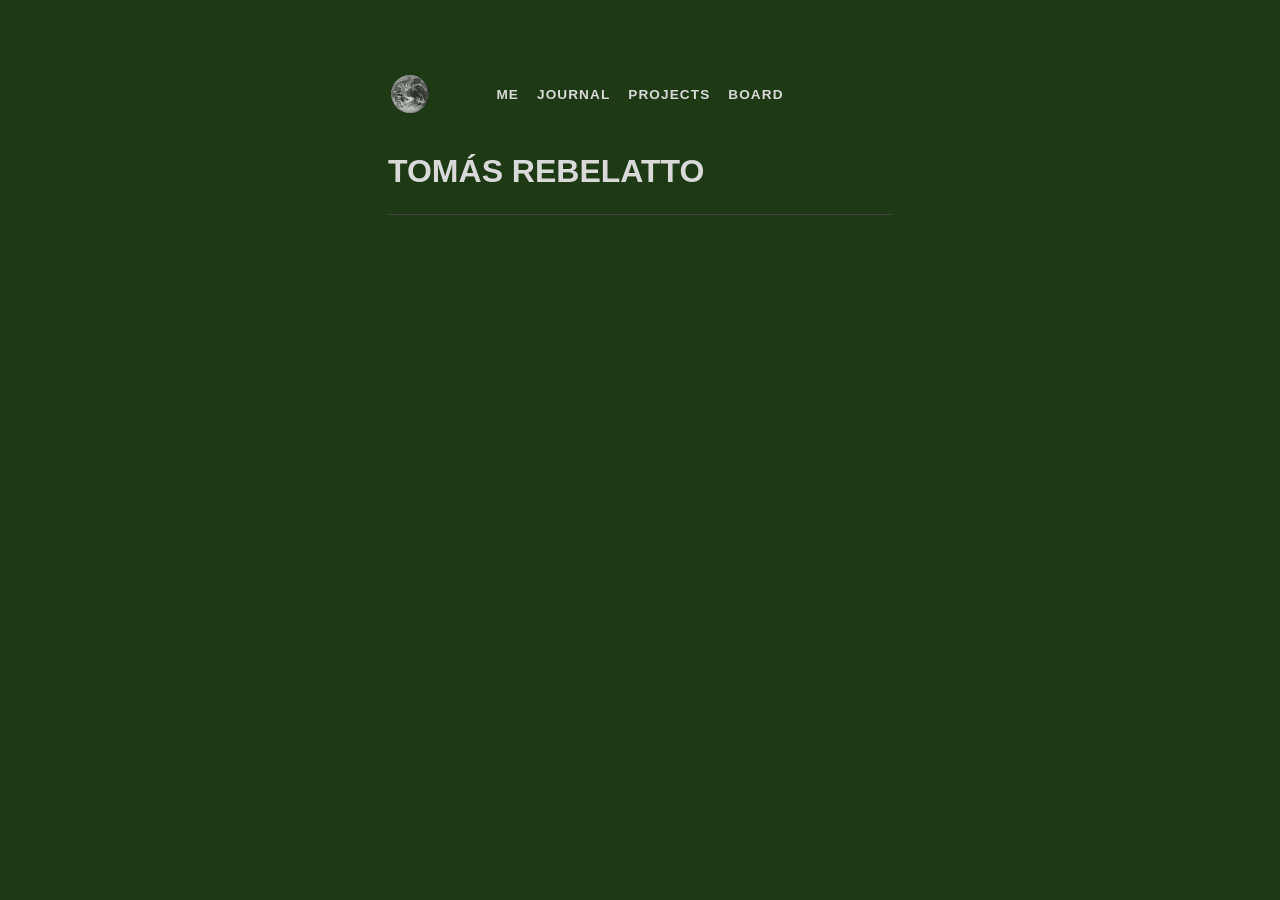
<file: index.html>
<!DOCTYPE html>
<html lang="en">
<head>
  <meta charset="UTF-8" />
  <meta name="viewport" content="width=device-width, initial-scale=1.0" />
  <title>TR</title>
  <link rel="stylesheet" href="style.css" />
  <link rel="icon" type="image/png" href="/images/earth.png">
</head>
<body>

  <div class="page">

    <div class="topbar">
      <a href="index.html" class="earth-link"><img src="/images/earth.png" alt="Home" /></a>
      <ul class="topbar-nav">
        <li><a href="me.html" data-nav="ME">me</a></li>
        <li><a href="journal.html" data-nav="journal">journal</a></li>
        <li><a href="projects.html" data-nav="projects">projects</a></li>
        <li><a href="board.html" data-nav="board">board</a></li>
      </ul>
    </div>

    <header>
      <h1>TOM&Aacute;S REBELATTO</h1>
      <!-- <p class="subtitle">subtitle</p> -->
    </header>

    <hr>










<!-- 
    <hr>

    <div class="info-box">
      shh
    </div>


    -
    <section>
      <p class="section-label">Journal</p>

      <p><a href="blog.html">On the Virtue of Beginning Badly</a><br>
      <span class="byline">February 24, 2026</span></p>

      <p><a href="#">What We Lose When We Optimize Everything</a><br>
      <span class="byline">February 10, 2026</span></p>

      <p><a href="#">Notes on Rereading</a><br>
      <span class="byline">January 28, 2026</span></p>
    </section>

    


    <footer>
      <hr>
      <p>2005</p>
    </footer> -->

  </div>

</body>
</html>
</file>
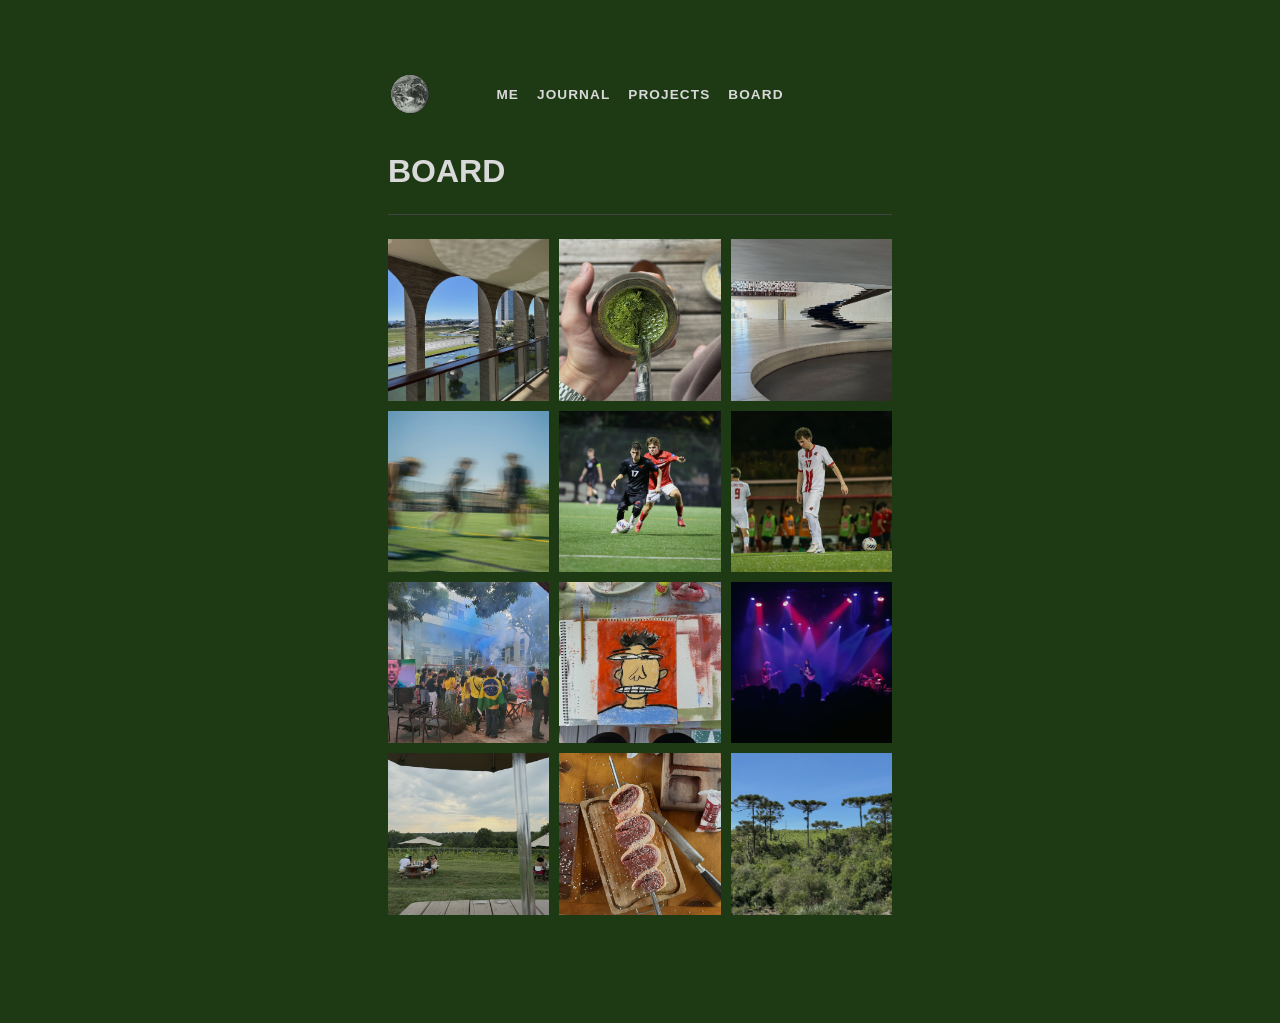
<file: board.html>
<!DOCTYPE html>
<html lang="en">
<head>
  <meta charset="UTF-8" />
  <meta name="viewport" content="width=device-width, initial-scale=1.0" />
  <title>BOARD</title>
  <link rel="stylesheet" href="style.css" />
</head>

<body>

  <div class="page">

    <div class="topbar">
      <a href="index.html" class="earth-link"><img src="/images/earth.png" alt="Home" /></a>
      <ul class="topbar-nav">
        <li><a href="me.html" data-nav="ME">ME</a></li>
        <li><a href="journal.html" data-nav="journal">Journal</a></li>
        <li><a href="projects.html" data-nav="projects">Projects</a></li>
        <li><a href="board.html" data-nav="board">Board</a></li>
      </ul>
    </div>



    <header>
      <h1>BOARD</h1>
    </header>
    <hr>
    
    <main>
      
      <div class="gallery-grid">

        <img src="/images/bsb1.jpg" alt="" />
        <img src="/images/mate2.jpg" alt="" />
        <img src="/images/bsb2.jpg" alt="" />

        <img src="/images/blurry.jpg" alt="" />
        <img src="/images/carthage.JPG" alt="" />
        <img src="/images/ncc.JPG" alt="" />

        
        <img src="/images/hexa.jpg" alt="" />
        <img src="/images/art1.jpg" alt="" />
        <img src="/images/marifroes.jpg" alt="" />

        <img src="/images/vineyard.jpg" alt="" />
        <img src="/images/picanha.jpg" alt="" />
        <img src="/images/pinheiro2.jpg" alt="" />

      </div>
    </main>

  

    <!-- <footer>
      <hr>
      <p>2005</p>
    </footer> -->

  </div>
</body>
</html>
</file>
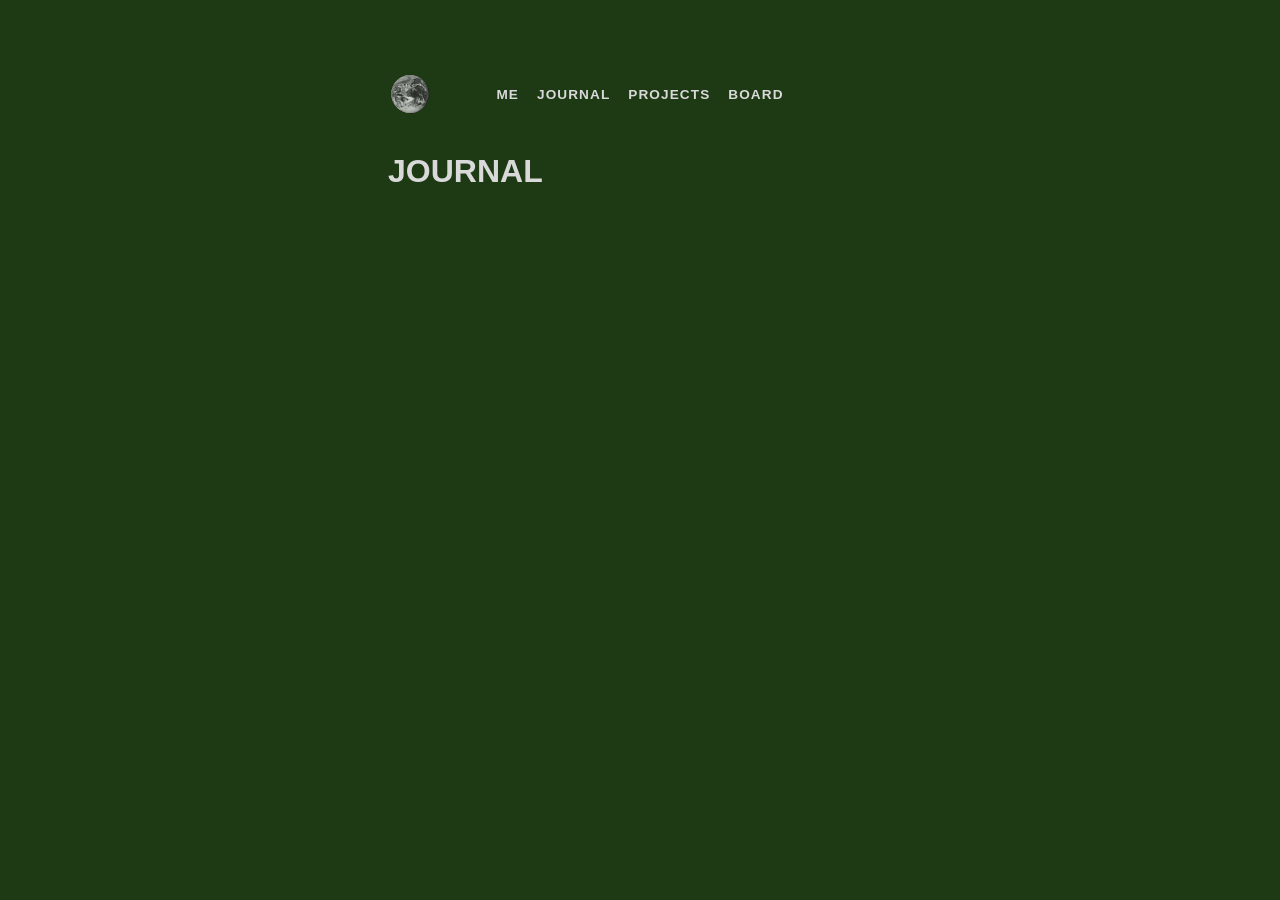
<file: journal.html>
<!DOCTYPE html>
<html lang="en">
<head>
  <meta charset="UTF-8" />
  <meta name="viewport" content="width=device-width, initial-scale=1.0" />
  <title>JOURNAL</title>
  <link rel="stylesheet" href="style.css" />
</head>
<body>

  <div class="page">

    <div class="topbar">
      <a href="index.html" class="earth-link"><img src="/images/earth.png" alt="Home" /></a>
      <ul class="topbar-nav">
        <li><a href="me.html" data-nav="ME">ME</a></li>
        <li><a href="journal.html" data-nav="journal">Journal</a></li>
        <li><a href="projects.html" data-nav="projects">Projects</a></li>
        <li><a href="board.html" data-nav="board">Board</a></li>
      </ul>
    </div>

    <header>
      <h1>JOURNAL</h1>
    </header>
    <main>

      
      <!-- Copy and paste the following lines to add a new entry -->

      <!-- <hr>
      <p>
        <a href="train.html">Can taking a shit cost you your life?</a><br>
        <span class="byline">February 24, 2026</span>
        <br>
        <span style="color:#bbb; font-size:0.92em;">
          Fiction and personal development.
        </span>
      </p> -->
      
      <!-- Copy and paste the following lines to add a new entry -->



      <!-- <hr>
      <p>
        <a href="train.html">Airfryers & AI</a><br>
        <span class="byline">June 5, 2026</span>
        <br>
        <span style="color:#bbb; font-size:0.92em;">
          Too many shortcuts?
        </span>
      </p> -->
      

    </main>

    <!-- <footer>
      <hr>
      <p>2005</p>
    </footer> -->

  </div>

</body>
</html>
</file>
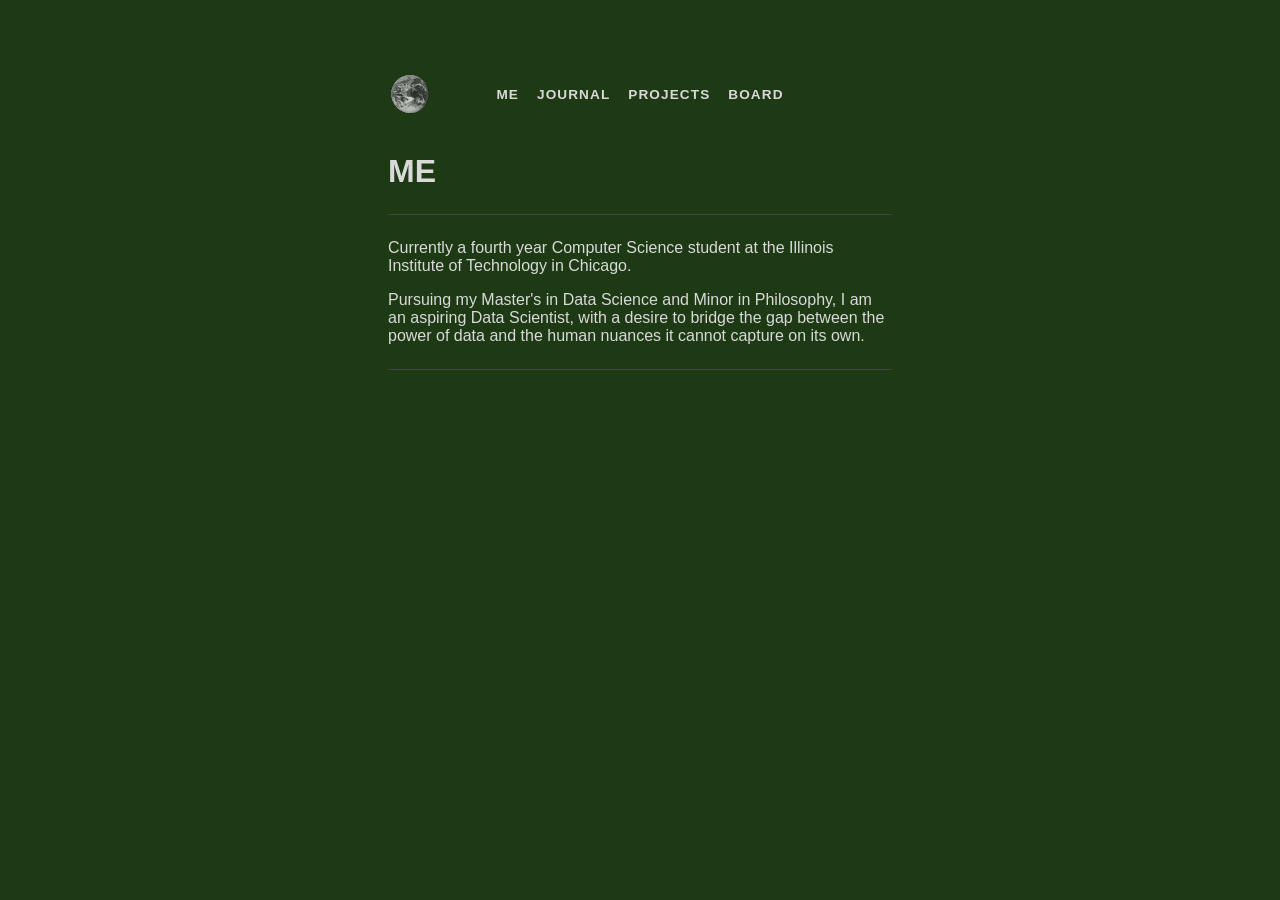
<file: me.html>
<!DOCTYPE html>
<html lang="en">
<head>
  <meta charset="UTF-8" />
  <meta name="viewport" content="width=device-width, initial-scale=1.0" />
  <title>ME</title>
  <link rel="stylesheet" href="style.css" />
</head>
<body>

  <div class="page">

    <div class="topbar">
      <a href="index.html" class="earth-link"><img src="/images/earth.png" alt="Home" /></a>
      <ul class="topbar-nav">
        <li><a href="me.html" data-nav="ME">ME</a></li>
        <li><a href="journal.html" data-nav="journal">Journal</a></li>
        <li><a href="projects.html" data-nav="projects">Projects</a></li>
        <li><a href="board.html" data-nav="board">Board</a></li>
      </ul>
    </div>

    <header>
      <h1>ME</h1>
    </header>

    <hr>

    <main>
      <p>
        Currently a fourth year Computer Science student at the Illinois Institute of Technology in Chicago. 
      </p>
  
      <p>
        Pursuing my Master's in Data Science and Minor in Philosophy, I am an aspiring Data Scientist, with a
        desire to bridge the gap between the power of data and the human nuances it cannot capture on its own.
      </p>
  
      <!-- <p>
        Ouside of academics, I am a competitive soccer player. This fall, I completed my fourth season as
        an NCAA athlete, totalling 3,824 minutes on the field.
      </p> -->

    

      
    </main>

    <hr>

<!--     
    <footer>
      <hr>
      <p>2005</p>
    </footer> -->

  </div>
</body>
</html>
</file>
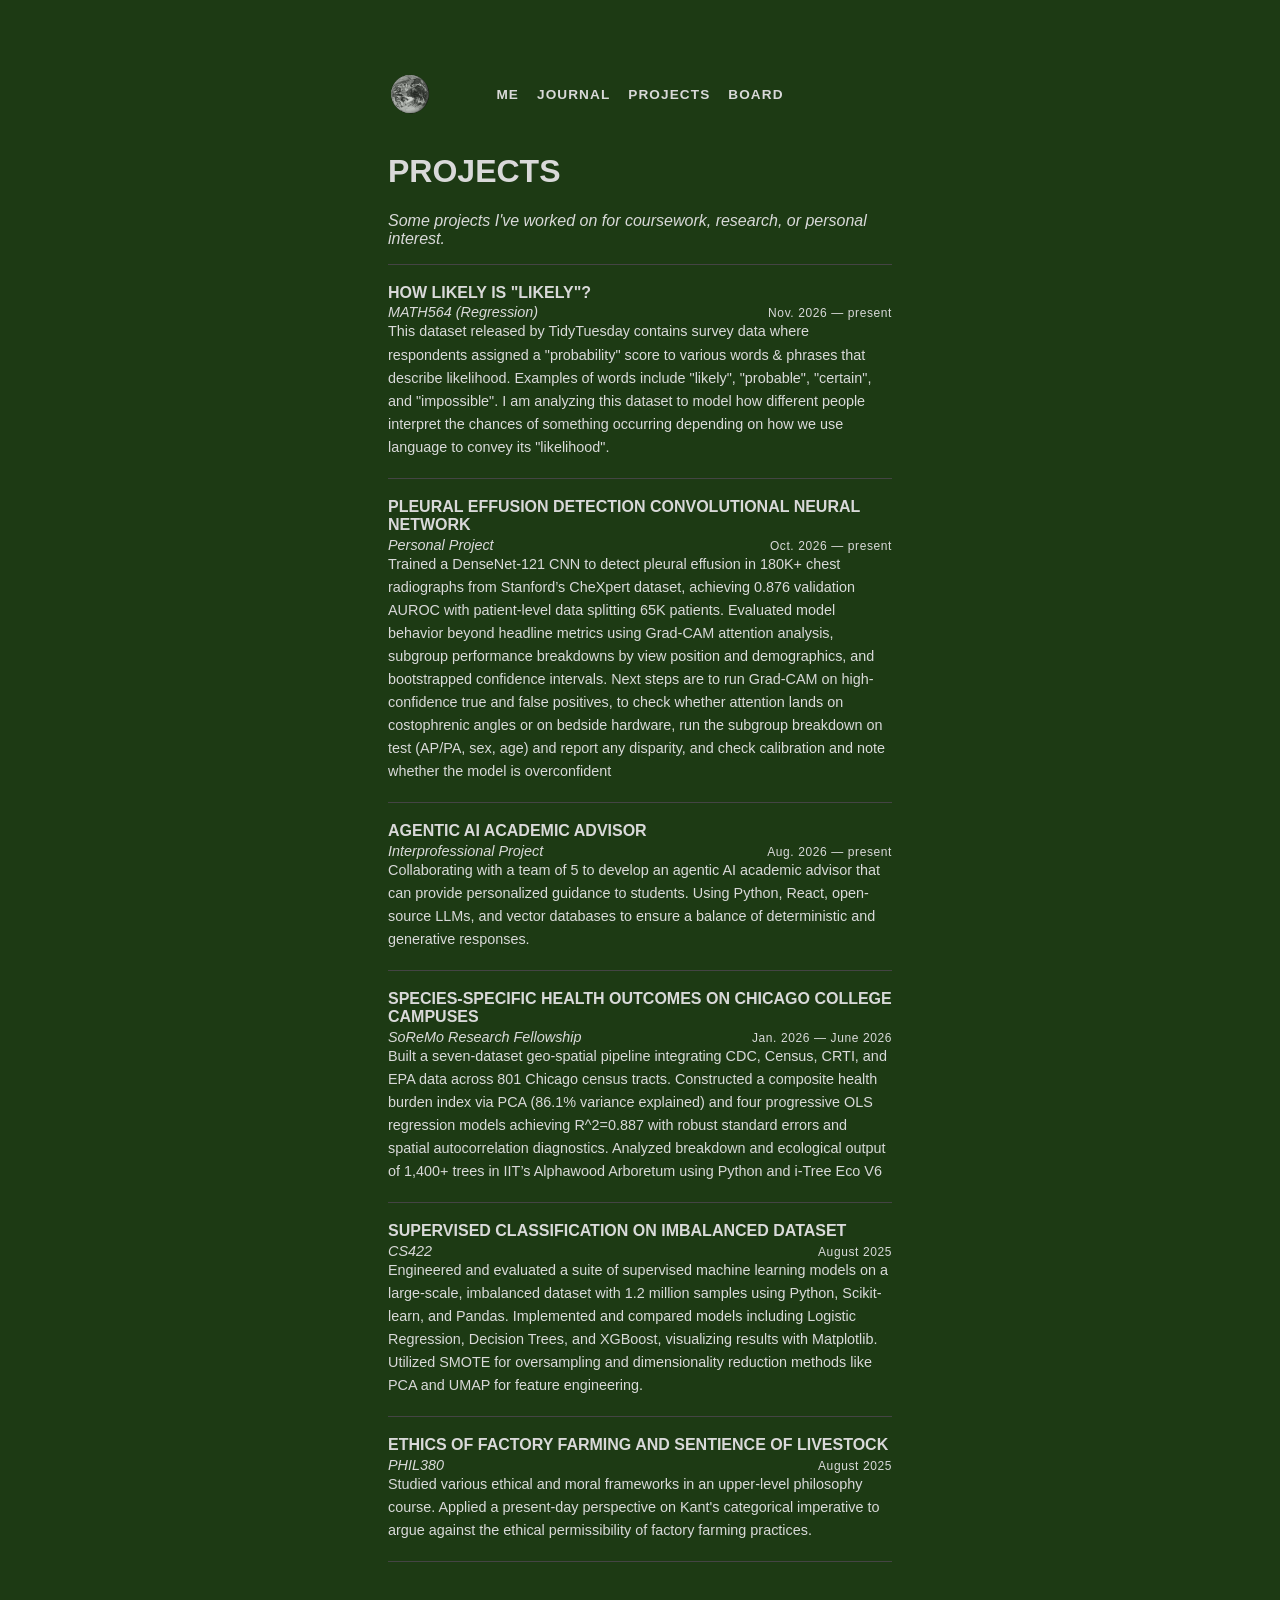
<file: projects.html>
<!DOCTYPE html>
<html lang="en">
<head>
  <meta charset="UTF-8" />
  <meta name="viewport" content="width=device-width, initial-scale=1.0" />
  <title>PROJECTS</title>
  <link rel="stylesheet" href="style.css" />
</head>
<body>

  <div class="page">

    <div class="topbar">
      <a href="index.html" class="earth-link"><img src="/images/earth.png" alt="Home" /></a>
      <ul class="topbar-nav">
        <li><a href="me.html" data-nav="ME">ME</a></li>
        <li><a href="journal.html" data-nav="journal">Journal</a></li>
        <li><a href="projects.html" data-nav="projects">Projects</a></li>
        <li><a href="board.html" data-nav="board">Board</a></li>
      </ul>
    </div>

    <header>
      <h1>PROJECTS</h1>

      <p>
        <span class="em">
          Some projects I've worked on for coursework, research, or personal interest.
        </span>
      </p>
   
    </header>

    <main>

      <div class="resume-entry">
        <div class="entry-header">
          <h3>HOW LIKELY IS "LIKELY"?</h3>
        </div>
        <div style="display:flex; justify-content:space-between; align-items:baseline; flex-wrap:wrap;">
            <p class="entry-subtitle" style="margin:0;">MATH564 (Regression) </p>
            <span class="entry-date">Nov. 2026 — present</span>

        </div>
        <p class="entry-desc">
          This dataset released by TidyTuesday
          contains survey data where respondents assigned a "probability" score to various
          words & phrases that describe likelihood. Examples of words include "likely", 
          "probable", "certain", and "impossible".  I am analyzing this dataset 
          to model how different people interpret 
          the chances of something occurring depending on how 
          we use language to convey its "likelihood".
        </p>
        <p class="entry-desc">
          
        </p>
      </div>


      <div class="resume-entry">
        <div class="entry-header">
          <h3>PLEURAL EFFUSION DETECTION CONVOLUTIONAL NEURAL NETWORK</h3>
        </div>
        <div style="display:flex; justify-content:space-between; align-items:baseline; flex-wrap:wrap;">
            <p class="entry-subtitle" style="margin:0;">Personal Project</p>
            <span class="entry-date">Oct. 2026 — present</span>

        </div>
        <p class="entry-desc">
          Trained a DenseNet-121 CNN  to
          detect pleural effusion in 180K+ chest radiographs from Stanford’s CheXpert dataset, 
          achieving 0.876 validation AUROC with patient-level data splitting 65K patients. 
          Evaluated model behavior beyond headline metrics using Grad-CAM attention analysis, subgroup performance 
          breakdowns by view position and demographics, and bootstrapped confidence intervals.

          Next steps are to run Grad-CAM on high-confidence true and false positives, 
          to check whether attention lands on costophrenic angles or on bedside hardware, run the subgroup 
          breakdown on test (AP/PA, sex, age) and report any disparity, and check calibration and note whether the model is overconfident
        </p>
      </div>

      <div class="resume-entry">
        <div class="entry-header">
          <h3>AGENTIC AI ACADEMIC ADVISOR</h3>
        </div>
        <div style="display:flex; justify-content:space-between; align-items:baseline; flex-wrap:wrap;">
          <p class="entry-subtitle" style="margin:0;">Interprofessional Project</p>
          <span class="entry-date">Aug. 2026 — present</span>
        </div>
        <p class="entry-desc">
          Collaborating with a team of 5 to develop an agentic AI academic advisor that can provide 
          personalized guidance to students. Using Python, React, open-source LLMs,
          and vector databases to ensure a balance of deterministic and generative responses.
        </p>
      </div>


      <div class="resume-entry">
        <div class="entry-header">
          <h3>SPECIES-SPECIFIC HEALTH OUTCOMES ON CHICAGO COLLEGE CAMPUSES</h3>
        </div>
        <div style="display:flex; justify-content:space-between; align-items:baseline; flex-wrap:wrap;">
          <p class="entry-subtitle" style="margin:0;">SoReMo Research Fellowship</p>
          <span class="entry-date">Jan. 2026 — June 2026</span>
        </div>

        <p class="entry-desc">
            Built a seven-dataset geo-spatial pipeline integrating CDC, Census, CRTI, and EPA data across 801 Chicago census tracts. 
            Constructed a composite health burden index via PCA (86.1% variance explained) and four progressive OLS regression 
            models achieving R^2=0.887 with robust standard errors and spatial autocorrelation diagnostics.
            Analyzed breakdown and ecological output of 1,400+ trees in IIT’s Alphawood Arboretum 
            using Python and i-Tree Eco V6
        </p>
      </div>

      <div class="resume-entry">
        <div class="entry-header">
          <h3>
            <!-- <a href="Projects/cs422.pdf" target="_blank" rel="noopener"> -->
            SUPERVISED CLASSIFICATION ON IMBALANCED DATASET
            <!-- </a> -->
          </h3>

          </div>
          <div style="display:flex; justify-content:space-between; align-items:baseline; flex-wrap:wrap;">
            <p class="entry-subtitle" style="margin:0;">CS422</p>
            <span class="entry-date">August 2025</span>
          </div>
          <p class="entry-desc">
            Engineered and evaluated a suite of supervised machine learning models on a large-scale, imbalanced dataset
            with 1.2 million samples using Python, Scikit-learn, and Pandas.
            Implemented and compared models including Logistic Regression, Decision Trees, and XGBoost, visualizing
            results with Matplotlib.
            Utilized SMOTE for oversampling and dimensionality reduction methods like PCA and UMAP for feature
            engineering.
          </p>
      </div>

      
      <div class="resume-entry">
        <div class="entry-header">
          <h3>
            ETHICS OF FACTORY FARMING AND SENTIENCE OF LIVESTOCK
          </h3>
          </div>
          <div style="display:flex; justify-content:space-between; align-items:baseline; flex-wrap:wrap;">
            <p class="entry-subtitle" style="margin:0;">PHIL380</p>
            <span class="entry-date">August 2025</span>
          </div>
          <p class="entry-desc">
            Studied various ethical and moral frameworks in an 
            upper-level philosophy course. Applied a present-day perspective 
            on Kant's categorical imperative
            to argue against the ethical permissibility 
            of factory farming practices.
          </p>
      </div>

    </main>

    <!-- <footer>
      <hr>
      <p>2005</p>
    </footer> -->

  </div>
</body>
</html>
</file>
<file: style.css>
*, *::before, *::after {
  box-sizing: border-box;
}

img {
  max-width: 100%;
}

body {
  background-color: #1d3a14;
  margin: 0;
  padding: 40px 16px 60px;
  font-family: Arial, Helvetica, sans-serif;
  font-size: 16px;
  color: #d9d9d9;
  cursor: url("data:image/svg+xml,%3Csvg xmlns='http://www.w3.org/2000/svg' width='16' height='24' viewBox='0 0 16 24'%3E%3Cpath d='M0 0 L0 16 L4 11 L7 18 L9 17 L6 10 L11 10 Z' fill='%23cc2222'/%3E%3C/svg%3E") 0 0, auto;
}

.page {
  background: #1d3a14;
  width: 100%;
  max-width: 600px;
  margin: 0 auto;
  padding: 32px 48px 48px;
}

a {
  color: #d9d9d9;
}

a:visited {
  color: #d9d9d9;
}

.em {
  font-style: italic;
}

h1, h2, h3 {
  color: #d9d9d9;
}

.subtitle, .byline, footer p {
  color: #d9d9d9;
}

.byline {
  font-size: 0.9em;
}

footer p {
  font-size: 0.85em;
  font-style: italic;
}

hr {
  border: none;
  border-top: 1px solid #444;
  margin: 24px 0;
}

/* Home page specific */
.home-header {
  text-align: center;
  padding-top: 16px;
}

.home-header h1 {
  font-size: 2em;
  margin-bottom: 8px;
}

.home-header .subtitle {
  font-style: italic;
  margin-bottom: 0;
}

.info-box {
  background: #4a6142;
  border-left: 3px solid #555;
  padding: 16px 20px;
  margin: 24px 0;
  color: #d9d9d9;
  font-size: 0.95em;
  line-height: 1.6;
}

.section-label {
  font-size: 0.75em;
  text-transform: uppercase;
  letter-spacing: 0.12em;
  color: #d9d9d9;
  margin-bottom: 8px;
}

.topbar {
  display: grid;
  grid-template-columns: 44px 1fr 44px;
  align-items: center;
  column-gap: 12px;
  padding-bottom: 16px;
}

.earth-link {
  flex-shrink: 0;
}

.earth-link img {
  width: 44px;
  height: 44px;
  opacity: 0.85;
  transition: opacity 0.2s;
  display: block;
}

.earth-link img:hover {
  opacity: 1;
}

.topbar-nav {
  display: flex;
  font-weight: bold;
  flex-wrap: wrap;
  justify-content: center;
  gap: 6px 18px;
  list-style: none;
  margin: 0;
  padding: 0;
  min-width: 0;
}

.topbar-nav a {
  font-size: 0.85em;
  text-transform: uppercase;
  letter-spacing: 0.08em;
  color: #d9d9d9;
  text-decoration: none;
}

.topbar-nav a:hover {
  color: #d9d9d9;
}

/* Blog post specific */
blockquote {
  border-left: 3px solid #555;
  margin: 24px 0 24px 0;
  padding: 4px 20px;
  color: #d9d9d9;
  font-style: italic;
}

.post-image {
  display: block;
  max-width: 100%;
  margin: 28px auto;
}

.post-image-caption {
  text-align: center;
  font-size: 0.8em;
  color: #d9d9d9;
  font-style: italic;
  margin-top: -16px;
  margin-bottom: 24px;
}

/* Image with text flowing beside it.
   Usage: <img class="float-left" src="..." alt="..."> followed by paragraphs.
   Use .float-right to put the image on the right. */
.float-left,
.float-right {
  width: 40%;
  max-width: 100%;
  height: auto;
  margin-top: 4px;
  margin-bottom: 12px;
}

.float-left {
  float: left;
  margin-right: 20px;
}

.float-right {
  float: right;
  margin-left: 20px;
}

/* Wrap around a float group to stop later content wrapping beside it */
.clearfix::after {
  content: "";
  display: table;
  clear: both;
}

.gallery-grid {
  display: grid;
  grid-template-columns: repeat(3, 1fr);
  gap: 10px;
  margin-top: 16px;
}


.gallery-grid img {
  width: 100%;
  aspect-ratio: 1 / 1;
  object-fit: cover;
  display: block;
  opacity: 0.9;
  transition: opacity 0.2s;
}

.gallery-grid img:hover {
  opacity: 1;
}

/* Projects / resume specific */
.resume-section {
  margin-bottom: 2.5rem;
}

.resume-entry {
  padding: 1.2rem 0;
  border-bottom: 1px solid #444;
}

.resume-entry:first-of-type {
  border-top: 1px solid #444;
}

.entry-header {
  display: flex;
  font-weight: bold;
  justify-content: space-between;
  align-items: baseline;
  gap: 1rem;
  flex-wrap: wrap;
  margin-bottom: 0.15rem;
}

.entry-header h3 {
  margin: 0;
  font-size: 1rem;
  font-weight: 700;
  color: #d9d9d9;
}

.entry-header h3 a {
  color: inherit;
  text-decoration: none;
  border-bottom: 1px solid #555;
}

.entry-header h3 a:hover {
  border-bottom-color: #d9d9d9;
}

.entry-date {
  font-size: 0.75em;
  letter-spacing: 0.05em;
  color: #d9d9d9;
  white-space: nowrap;
  flex-shrink: 0;
}

.entry-subtitle {
  font-style: italic;
  color: #d9d9d9;
  font-size: 0.9em;
  margin: 0.75rem 0 0;
}

.entry-desc {
  font-size: 0.9em;
  color: #d9d9d9;
  margin: 0;
  line-height: 1.6;
}

.entry-tags {
  display: flex;
  flex-wrap: wrap;
  gap: 0.4rem;
  margin-top: 0.6rem;
}

.entry-tags .tag {
  font-size: 0.7em;
  letter-spacing: 0.05em;
  border: 1px solid #444;
  padding: 0.15em 0.6em;
  border-radius: 2px;
  color: #d9d9d9;
  text-decoration: none;
}

.entry-tags .tag:hover {
  background: #e8e8e8;
  color: #1d3a14;
  border-color: #e8e8e8;
}

/* Small screens */
@media (max-width: 520px) {
  body {
    padding: 16px 12px 40px;
  }

  .page {
    padding: 16px 8px 32px;
  }

  .topbar-nav {
    gap: 4px 12px;
  }

  .topbar-nav a {
    font-size: 0.78em;
    letter-spacing: 0.04em;
  }

  .gallery-grid {
    gap: 6px;
  }

  /* Stack image above text on narrow screens */
  .float-left,
  .float-right {
    float: none;
    display: block;
    width: 100%;
    margin: 16px 0;
  }
}
</file>
